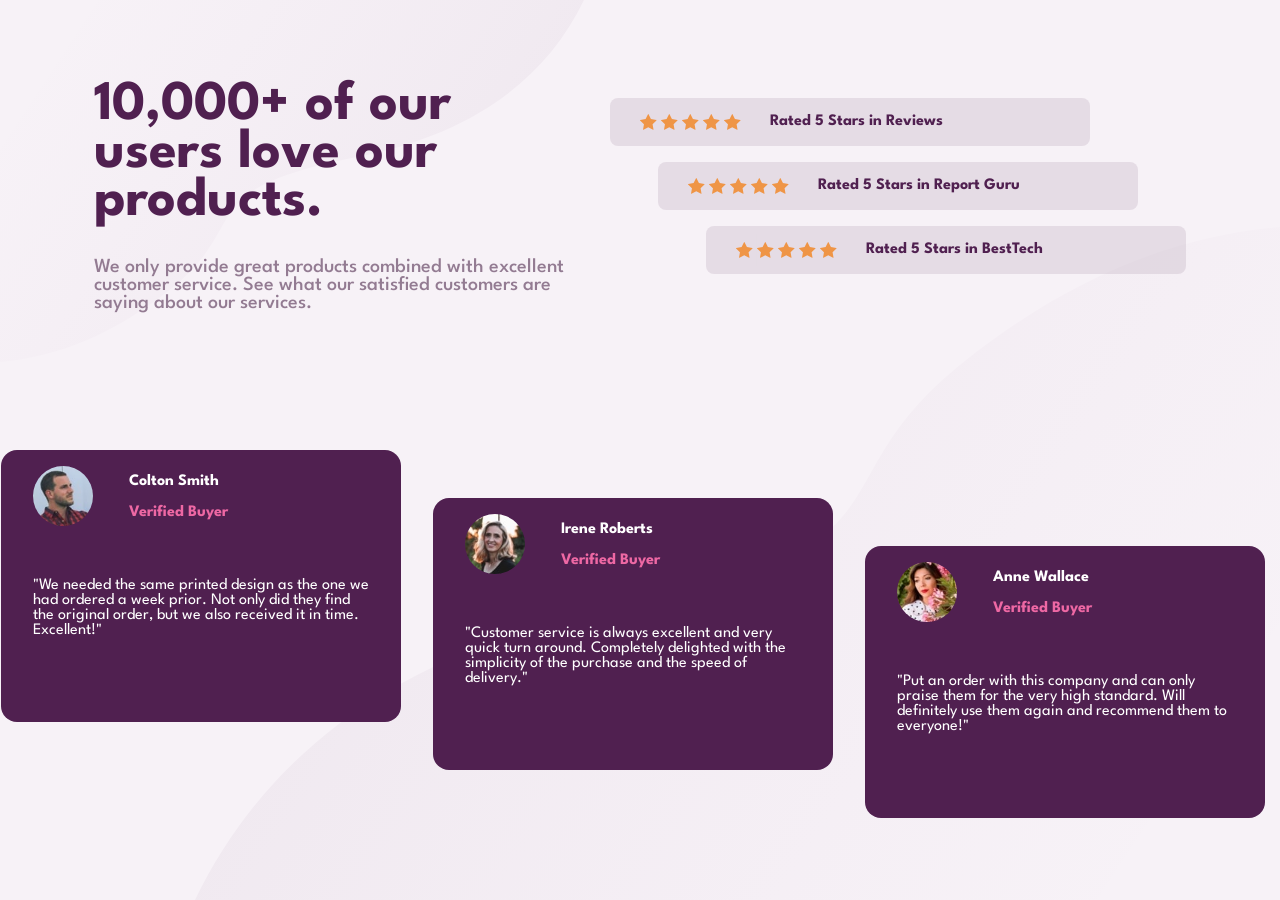
<file: index.html>
<!DOCTYPE html>
<html lang="en">
  <head>
    <meta charset="UTF-8" />
    <meta name="viewport" content="width=device-width, initial-scale=1.0" />
    <!-- displays site properly based on user's device -->

    <link
      rel="icon"
      type="image/png"
      sizes="32x32"
      href="./images/favicon-32x32.png"
    />
    <link rel="stylesheet" href="style.css">

    <title>Frontend Mentor | Social proof section</title>

    <!-- Feel free to remove these styles or customise in your own stylesheet 👍 -->
    <style>
      .attribution {
        font-size: 11px;
        text-align: center;
      }
      .attribution a {
        color: hsl(228, 45%, 44%);
      }
    </style>
  </head>
  <body>
    <div class="page">

      <div class="text">
        <div class="title">10,000+ of our users love our products.</div>
        <div class="desc">
          <p>We only provide great products combined with excellent customer service.
            See what our satisfied customers are saying about our services.</p>
        </div>
      </div>

      <div class="ratings">
        <div class="rating rating-1">
          
            <span class="stars">
              <svg width="17" height="16" xmlns="http://www.w3.org/2000/svg"><path d="M16.539 6.097a.297.297 0 00-.24-.202l-5.36-.779L8.542.26a.296.296 0 00-.53 0L5.613 5.117l-5.36.779a.297.297 0 00-.165.505l3.88 3.78-.917 5.34a.297.297 0 00.43.312l4.795-2.52 4.794 2.52a.296.296 0 00.43-.313l-.916-5.338L16.464 6.4c.08-.08.11-.197.075-.304z" fill="#EF9546" fill-rule="nonzero"/></svg>
              <svg width="17" height="16" xmlns="http://www.w3.org/2000/svg"><path d="M16.539 6.097a.297.297 0 00-.24-.202l-5.36-.779L8.542.26a.296.296 0 00-.53 0L5.613 5.117l-5.36.779a.297.297 0 00-.165.505l3.88 3.78-.917 5.34a.297.297 0 00.43.312l4.795-2.52 4.794 2.52a.296.296 0 00.43-.313l-.916-5.338L16.464 6.4c.08-.08.11-.197.075-.304z" fill="#EF9546" fill-rule="nonzero"/></svg>
              <svg width="17" height="16" xmlns="http://www.w3.org/2000/svg"><path d="M16.539 6.097a.297.297 0 00-.24-.202l-5.36-.779L8.542.26a.296.296 0 00-.53 0L5.613 5.117l-5.36.779a.297.297 0 00-.165.505l3.88 3.78-.917 5.34a.297.297 0 00.43.312l4.795-2.52 4.794 2.52a.296.296 0 00.43-.313l-.916-5.338L16.464 6.4c.08-.08.11-.197.075-.304z" fill="#EF9546" fill-rule="nonzero"/></svg>
              <svg width="17" height="16" xmlns="http://www.w3.org/2000/svg"><path d="M16.539 6.097a.297.297 0 00-.24-.202l-5.36-.779L8.542.26a.296.296 0 00-.53 0L5.613 5.117l-5.36.779a.297.297 0 00-.165.505l3.88 3.78-.917 5.34a.297.297 0 00.43.312l4.795-2.52 4.794 2.52a.296.296 0 00.43-.313l-.916-5.338L16.464 6.4c.08-.08.11-.197.075-.304z" fill="#EF9546" fill-rule="nonzero"/></svg>
              <svg width="17" height="16" xmlns="http://www.w3.org/2000/svg"><path d="M16.539 6.097a.297.297 0 00-.24-.202l-5.36-.779L8.542.26a.296.296 0 00-.53 0L5.613 5.117l-5.36.779a.297.297 0 00-.165.505l3.88 3.78-.917 5.34a.297.297 0 00.43.312l4.795-2.52 4.794 2.52a.296.296 0 00.43-.313l-.916-5.338L16.464 6.4c.08-.08.11-.197.075-.304z" fill="#EF9546" fill-rule="nonzero"/></svg>
            </span>
            <span class="site">
              Rated 5 Stars in Reviews
            </span>
          
        </div>
        <div class="rating rating-2">
          
            <span class="stars">
              <svg width="17" height="16" xmlns="http://www.w3.org/2000/svg"><path d="M16.539 6.097a.297.297 0 00-.24-.202l-5.36-.779L8.542.26a.296.296 0 00-.53 0L5.613 5.117l-5.36.779a.297.297 0 00-.165.505l3.88 3.78-.917 5.34a.297.297 0 00.43.312l4.795-2.52 4.794 2.52a.296.296 0 00.43-.313l-.916-5.338L16.464 6.4c.08-.08.11-.197.075-.304z" fill="#EF9546" fill-rule="nonzero"/></svg>
              <svg width="17" height="16" xmlns="http://www.w3.org/2000/svg"><path d="M16.539 6.097a.297.297 0 00-.24-.202l-5.36-.779L8.542.26a.296.296 0 00-.53 0L5.613 5.117l-5.36.779a.297.297 0 00-.165.505l3.88 3.78-.917 5.34a.297.297 0 00.43.312l4.795-2.52 4.794 2.52a.296.296 0 00.43-.313l-.916-5.338L16.464 6.4c.08-.08.11-.197.075-.304z" fill="#EF9546" fill-rule="nonzero"/></svg>
              <svg width="17" height="16" xmlns="http://www.w3.org/2000/svg"><path d="M16.539 6.097a.297.297 0 00-.24-.202l-5.36-.779L8.542.26a.296.296 0 00-.53 0L5.613 5.117l-5.36.779a.297.297 0 00-.165.505l3.88 3.78-.917 5.34a.297.297 0 00.43.312l4.795-2.52 4.794 2.52a.296.296 0 00.43-.313l-.916-5.338L16.464 6.4c.08-.08.11-.197.075-.304z" fill="#EF9546" fill-rule="nonzero"/></svg>
              <svg width="17" height="16" xmlns="http://www.w3.org/2000/svg"><path d="M16.539 6.097a.297.297 0 00-.24-.202l-5.36-.779L8.542.26a.296.296 0 00-.53 0L5.613 5.117l-5.36.779a.297.297 0 00-.165.505l3.88 3.78-.917 5.34a.297.297 0 00.43.312l4.795-2.52 4.794 2.52a.296.296 0 00.43-.313l-.916-5.338L16.464 6.4c.08-.08.11-.197.075-.304z" fill="#EF9546" fill-rule="nonzero"/></svg>
              <svg width="17" height="16" xmlns="http://www.w3.org/2000/svg"><path d="M16.539 6.097a.297.297 0 00-.24-.202l-5.36-.779L8.542.26a.296.296 0 00-.53 0L5.613 5.117l-5.36.779a.297.297 0 00-.165.505l3.88 3.78-.917 5.34a.297.297 0 00.43.312l4.795-2.52 4.794 2.52a.296.296 0 00.43-.313l-.916-5.338L16.464 6.4c.08-.08.11-.197.075-.304z" fill="#EF9546" fill-rule="nonzero"/></svg>
            </span>
            <span class="site">
              Rated 5 Stars in Report Guru
            </span>
          
        </div>
        <div class="rating rating-3">
          
            <span class="stars">
              <svg width="17" height="16" xmlns="http://www.w3.org/2000/svg"><path d="M16.539 6.097a.297.297 0 00-.24-.202l-5.36-.779L8.542.26a.296.296 0 00-.53 0L5.613 5.117l-5.36.779a.297.297 0 00-.165.505l3.88 3.78-.917 5.34a.297.297 0 00.43.312l4.795-2.52 4.794 2.52a.296.296 0 00.43-.313l-.916-5.338L16.464 6.4c.08-.08.11-.197.075-.304z" fill="#EF9546" fill-rule="nonzero"/></svg>
              <svg width="17" height="16" xmlns="http://www.w3.org/2000/svg"><path d="M16.539 6.097a.297.297 0 00-.24-.202l-5.36-.779L8.542.26a.296.296 0 00-.53 0L5.613 5.117l-5.36.779a.297.297 0 00-.165.505l3.88 3.78-.917 5.34a.297.297 0 00.43.312l4.795-2.52 4.794 2.52a.296.296 0 00.43-.313l-.916-5.338L16.464 6.4c.08-.08.11-.197.075-.304z" fill="#EF9546" fill-rule="nonzero"/></svg>
              <svg width="17" height="16" xmlns="http://www.w3.org/2000/svg"><path d="M16.539 6.097a.297.297 0 00-.24-.202l-5.36-.779L8.542.26a.296.296 0 00-.53 0L5.613 5.117l-5.36.779a.297.297 0 00-.165.505l3.88 3.78-.917 5.34a.297.297 0 00.43.312l4.795-2.52 4.794 2.52a.296.296 0 00.43-.313l-.916-5.338L16.464 6.4c.08-.08.11-.197.075-.304z" fill="#EF9546" fill-rule="nonzero"/></svg>
              <svg width="17" height="16" xmlns="http://www.w3.org/2000/svg"><path d="M16.539 6.097a.297.297 0 00-.24-.202l-5.36-.779L8.542.26a.296.296 0 00-.53 0L5.613 5.117l-5.36.779a.297.297 0 00-.165.505l3.88 3.78-.917 5.34a.297.297 0 00.43.312l4.795-2.52 4.794 2.52a.296.296 0 00.43-.313l-.916-5.338L16.464 6.4c.08-.08.11-.197.075-.304z" fill="#EF9546" fill-rule="nonzero"/></svg>
              <svg width="17" height="16" xmlns="http://www.w3.org/2000/svg"><path d="M16.539 6.097a.297.297 0 00-.24-.202l-5.36-.779L8.542.26a.296.296 0 00-.53 0L5.613 5.117l-5.36.779a.297.297 0 00-.165.505l3.88 3.78-.917 5.34a.297.297 0 00.43.312l4.795-2.52 4.794 2.52a.296.296 0 00.43-.313l-.916-5.338L16.464 6.4c.08-.08.11-.197.075-.304z" fill="#EF9546" fill-rule="nonzero"/></svg>
            </span>
            <span class="site">
              Rated 5 Stars in BestTech
            </span>
          
        </div>
      </div>

      <div class="reviews">

        <div class="review review-1">
          <div class="pfp"><img src="images/image-colton.jpg" 
                                      alt="Colton Image"
                                      width="60px"
                                      height="60px"></div>
          <div class="name"><p>Colton Smith<div class="user-title">Verified Buyer</div></p></div>
          <div class="msg">
            <p> "We needed the same printed design as the one we had ordered a week prior.
              Not only did they find the original order, but we also received it in time.
              Excellent!"</p>
          </div>
        </div>

        <div class="review review-2">
          <div class="pfp"><img src="images/image-irene.jpg" 
                                      alt="Irene Image"
                                      width="60px"
                                      height="60px"></div>
          <div class="name"><p>Irene Roberts<div class="user-title">Verified Buyer</div></p></div>
          <div class="msg">
            <p>"Customer service is always excellent and very quick turn around. Completely
              delighted with the simplicity of the purchase and the speed of delivery."</p>
          </div>
        </div>

        <div class="review review-3">
          <div class="pfp"><img src="images/image-anne.jpg" 
                                      alt="Anne Image"
                                      width="60px"
                                      height="60px"></div>
          <div class="name"><p>Anne Wallace<div class="user-title">Verified Buyer</div></p></div>
          <div class="msg">
            <p>"Put an order with this company and can only praise them for the very high
              standard. Will definitely use them again and recommend them to everyone!"</p>
          </div>
        </div>

      </div>
    </div>

    
    
  
   
    
    
    
    
  
    
    <div class="attribution">
      Challenge by
      <a href="https://www.frontendmentor.io?ref=challenge" target="_blank"
        >Frontend Mentor</a
      >. Coded by <a href="#">Malek Miled</a>.
    </div>
  </body>
</html>
</file>
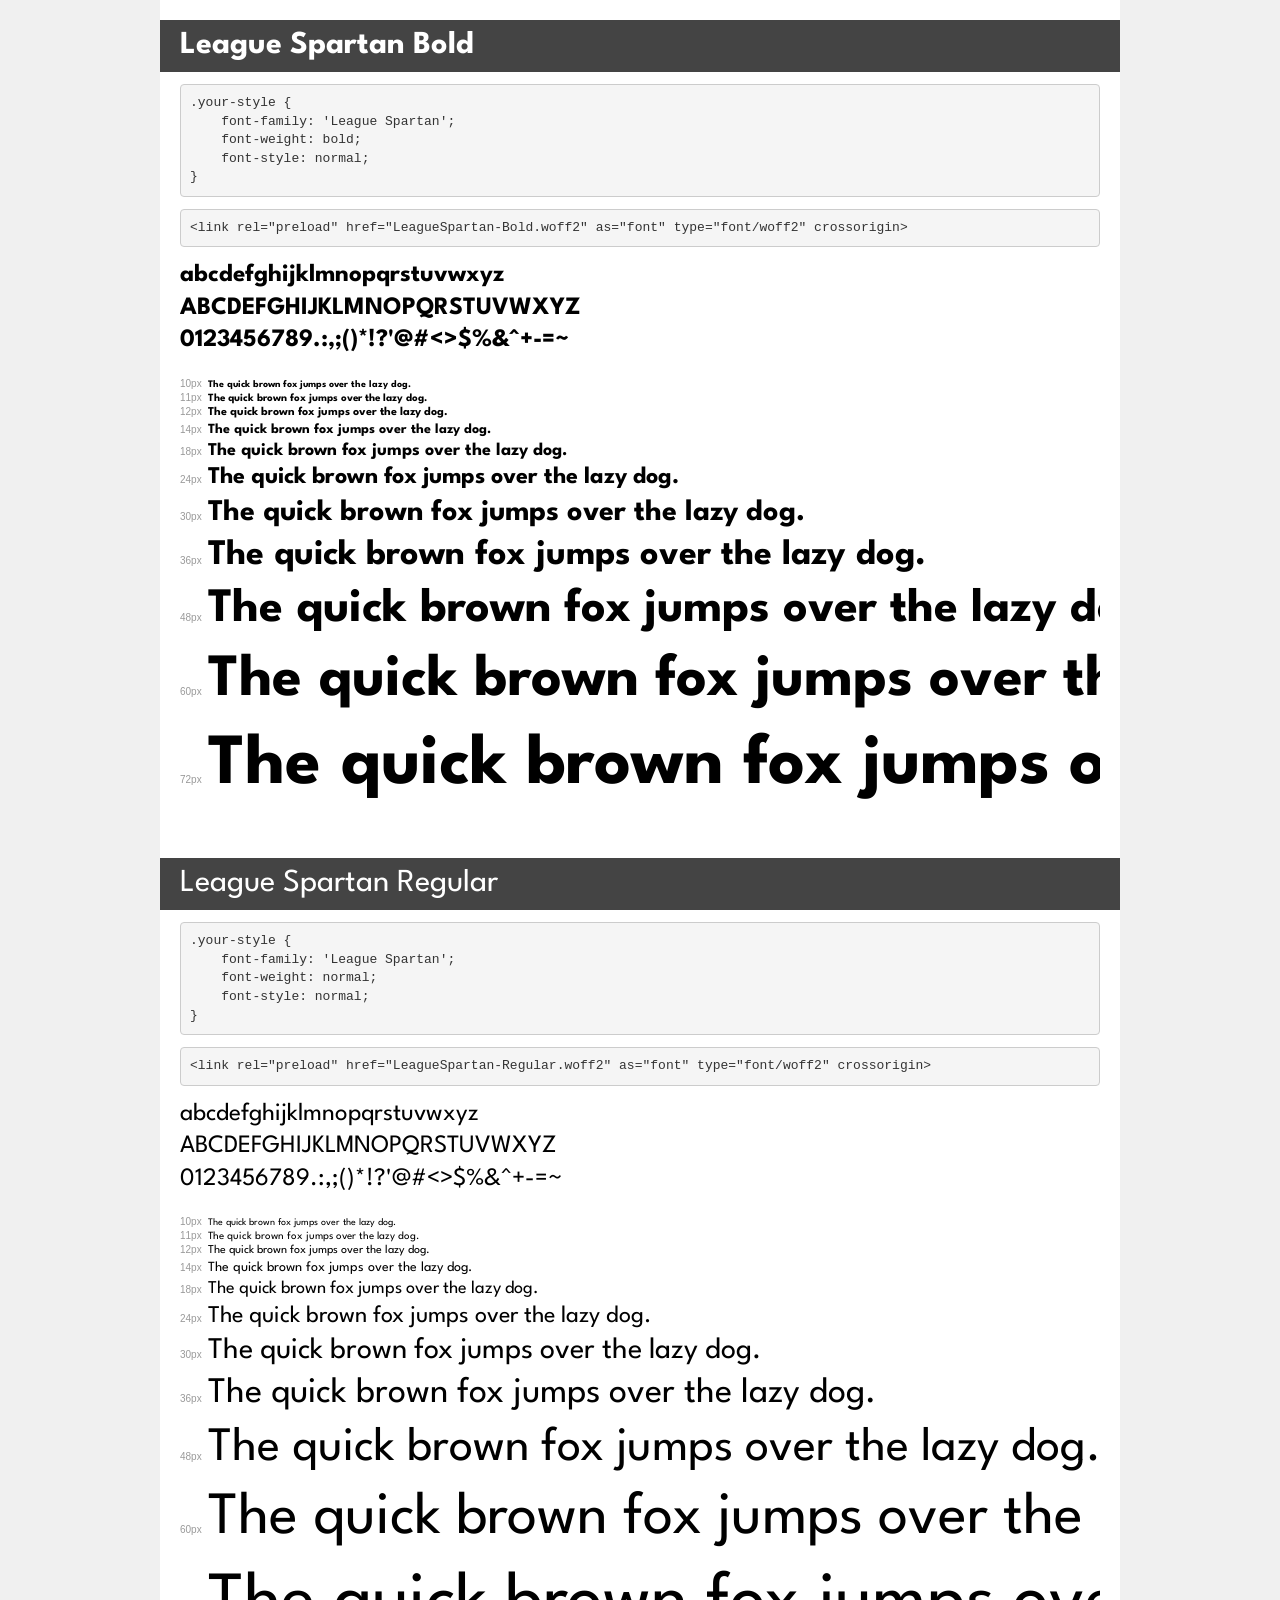
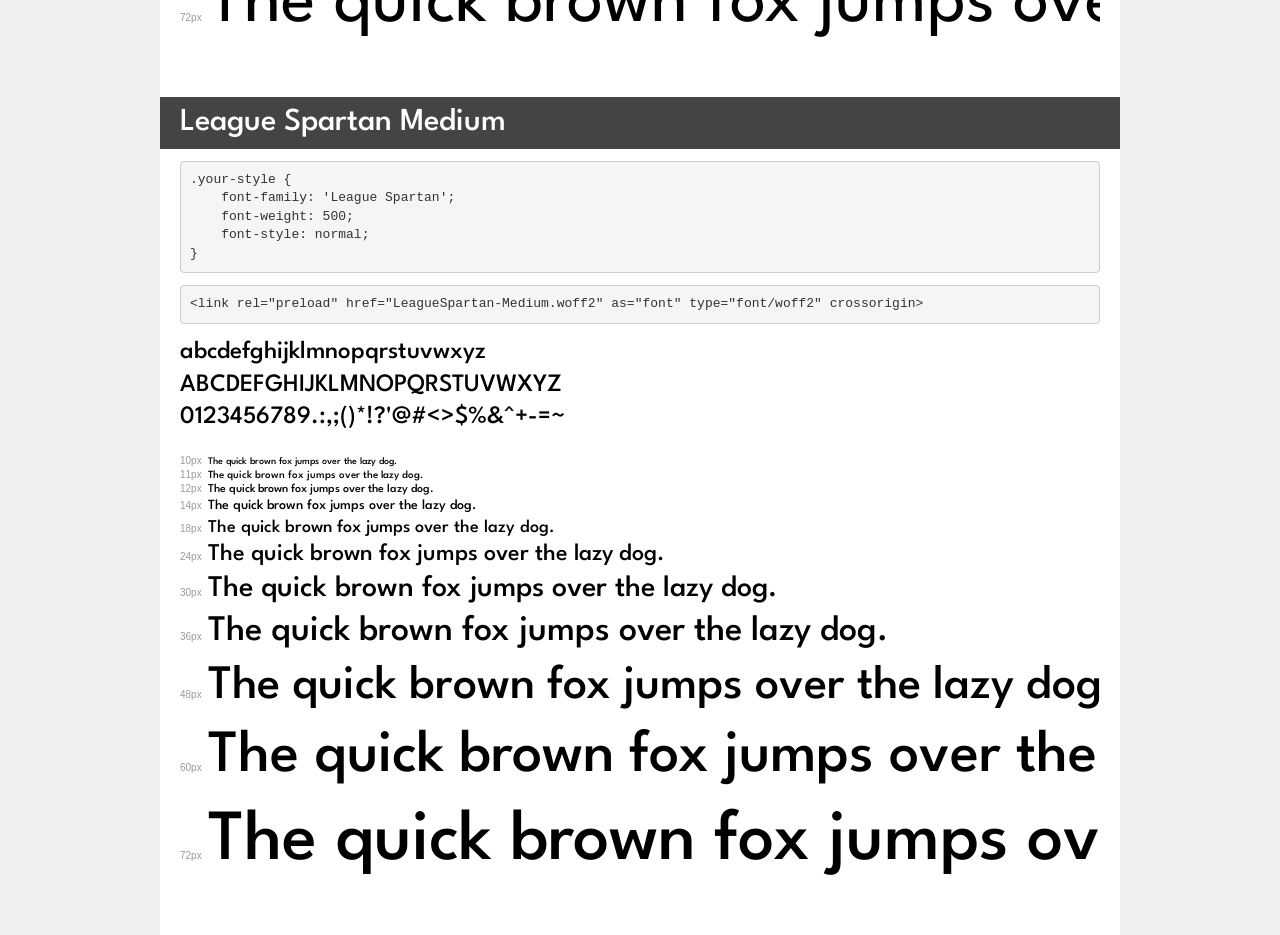
<file: fonts/demo.html>
<!DOCTYPE html>
<html lang="en">
<head>
    <meta charset="utf-8">
    <meta http-equiv="X-UA-Compatible" content="IE=edge">
    <meta name="viewport" content="width=device-width, initial-scale=1">
    <meta name="robots" content="noindex, noarchive">
    <meta name="format-detection" content="telephone=no">
    <title>Transfonter demo</title>
    <link href="stylesheet.css" rel="stylesheet">
    <style>
        /*
        http://meyerweb.com/eric/tools/css/reset/
        v2.0 | 20110126
        License: none (public domain)
        */
        html, body, div, span, applet, object, iframe,
        h1, h2, h3, h4, h5, h6, p, blockquote, pre,
        a, abbr, acronym, address, big, cite, code,
        del, dfn, em, img, ins, kbd, q, s, samp,
        small, strike, strong, sub, sup, tt, var,
        b, u, i, center,
        dl, dt, dd, ol, ul, li,
        fieldset, form, label, legend,
        table, caption, tbody, tfoot, thead, tr, th, td,
        article, aside, canvas, details, embed,
        figure, figcaption, footer, header, hgroup,
        menu, nav, output, ruby, section, summary,
        time, mark, audio, video {
            margin: 0;
            padding: 0;
            border: 0;
            font-size: 100%;
            font: inherit;
            vertical-align: baseline;
        }
        /* HTML5 display-role reset for older browsers */
        article, aside, details, figcaption, figure,
        footer, header, hgroup, menu, nav, section {
            display: block;
        }
        body {
            line-height: 1;
        }
        ol, ul {
            list-style: none;
        }
        blockquote, q {
            quotes: none;
        }
        blockquote:before, blockquote:after,
        q:before, q:after {
            content: '';
            content: none;
        }
        table {
            border-collapse: collapse;
            border-spacing: 0;
        }
        /* demo styles */
        body {
            background: #f0f0f0;
            color: #000;
        }
        .page {
            background: #fff;
            width: 920px;
            margin: 0 auto;
            padding: 20px 20px 0 20px;
            overflow: hidden;
        }
        .font-container {
            overflow-x: auto;
            overflow-y: hidden;
            margin-bottom: 40px;
            line-height: 1.3;
            white-space: nowrap;
            padding-bottom: 5px;
        }
        h1 {
            position: relative;
            background: #444;
            font-size: 32px;
            color: #fff;
            padding: 10px 20px;
            margin: 0 -20px 12px -20px;
        }
        .letters {
            font-size: 25px;
            margin-bottom: 20px;
        }
        .s10:before {
            content: '10px';
        }
        .s11:before {
            content: '11px';
        }
        .s12:before {
            content: '12px';
        }
        .s14:before {
            content: '14px';
        }
        .s18:before {
            content: '18px';
        }
        .s24:before {
            content: '24px';
        }
        .s30:before {
            content: '30px';
        }
        .s36:before {
            content: '36px';
        }
        .s48:before {
            content: '48px';
        }
        .s60:before {
            content: '60px';
        }
        .s72:before {
            content: '72px';
        }
        .s10:before, .s11:before, .s12:before, .s14:before,
        .s18:before, .s24:before, .s30:before, .s36:before,
        .s48:before, .s60:before, .s72:before {
            font-family: Arial, sans-serif;
            font-size: 10px;
            font-weight: normal;
            font-style: normal;
            color: #999;
            padding-right: 6px;
        }
        pre {
            display: block;
            padding: 9px;
            margin: 0 0 12px;
            font-family: Monaco, Menlo, Consolas, "Courier New", monospace;
            font-size: 13px;
            line-height: 1.428571429;
            color: #333;
            font-weight: normal;
            font-style: normal;
            background-color: #f5f5f5;
            border: 1px solid #ccc;
            overflow-x: auto;
            border-radius: 4px;
        }
        /* responsive */
        @media (max-width: 959px) {
            .page {
                width: auto;
                margin: 0;
            }
        }
    </style>
</head>
<body>
<div class="page">
    <div class="demo">
        <h1 style="font-family: 'League Spartan'; font-weight: bold; font-style: normal;">League Spartan Bold</h1>
        <pre title="Usage">.your-style {
    font-family: 'League Spartan';
    font-weight: bold;
    font-style: normal;
}</pre>
        <pre title="Preload (optional)">
&lt;link rel=&quot;preload&quot; href=&quot;LeagueSpartan-Bold.woff2&quot; as=&quot;font&quot; type=&quot;font/woff2&quot; crossorigin&gt;</pre>
        <div class="font-container" style="font-family: 'League Spartan'; font-weight: bold; font-style: normal;">
            <p class="letters">
                abcdefghijklmnopqrstuvwxyz<br>
ABCDEFGHIJKLMNOPQRSTUVWXYZ<br>
                0123456789.:,;()*!?'@#&lt;&gt;$%&^+-=~
            </p>
            <p class="s10" style="font-size: 10px;">The quick brown fox jumps over the lazy dog.</p>
            <p class="s11" style="font-size: 11px;">The quick brown fox jumps over the lazy dog.</p>
            <p class="s12" style="font-size: 12px;">The quick brown fox jumps over the lazy dog.</p>
            <p class="s14" style="font-size: 14px;">The quick brown fox jumps over the lazy dog.</p>
            <p class="s18" style="font-size: 18px;">The quick brown fox jumps over the lazy dog.</p>
            <p class="s24" style="font-size: 24px;">The quick brown fox jumps over the lazy dog.</p>
            <p class="s30" style="font-size: 30px;">The quick brown fox jumps over the lazy dog.</p>
            <p class="s36" style="font-size: 36px;">The quick brown fox jumps over the lazy dog.</p>
            <p class="s48" style="font-size: 48px;">The quick brown fox jumps over the lazy dog.</p>
            <p class="s60" style="font-size: 60px;">The quick brown fox jumps over the lazy dog.</p>
            <p class="s72" style="font-size: 72px;">The quick brown fox jumps over the lazy dog.</p>
        </div>
    </div>

    <div class="demo">
        <h1 style="font-family: 'League Spartan'; font-weight: normal; font-style: normal;">League Spartan Regular</h1>
        <pre title="Usage">.your-style {
    font-family: 'League Spartan';
    font-weight: normal;
    font-style: normal;
}</pre>
        <pre title="Preload (optional)">
&lt;link rel=&quot;preload&quot; href=&quot;LeagueSpartan-Regular.woff2&quot; as=&quot;font&quot; type=&quot;font/woff2&quot; crossorigin&gt;</pre>
        <div class="font-container" style="font-family: 'League Spartan'; font-weight: normal; font-style: normal;">
            <p class="letters">
                abcdefghijklmnopqrstuvwxyz<br>
ABCDEFGHIJKLMNOPQRSTUVWXYZ<br>
                0123456789.:,;()*!?'@#&lt;&gt;$%&^+-=~
            </p>
            <p class="s10" style="font-size: 10px;">The quick brown fox jumps over the lazy dog.</p>
            <p class="s11" style="font-size: 11px;">The quick brown fox jumps over the lazy dog.</p>
            <p class="s12" style="font-size: 12px;">The quick brown fox jumps over the lazy dog.</p>
            <p class="s14" style="font-size: 14px;">The quick brown fox jumps over the lazy dog.</p>
            <p class="s18" style="font-size: 18px;">The quick brown fox jumps over the lazy dog.</p>
            <p class="s24" style="font-size: 24px;">The quick brown fox jumps over the lazy dog.</p>
            <p class="s30" style="font-size: 30px;">The quick brown fox jumps over the lazy dog.</p>
            <p class="s36" style="font-size: 36px;">The quick brown fox jumps over the lazy dog.</p>
            <p class="s48" style="font-size: 48px;">The quick brown fox jumps over the lazy dog.</p>
            <p class="s60" style="font-size: 60px;">The quick brown fox jumps over the lazy dog.</p>
            <p class="s72" style="font-size: 72px;">The quick brown fox jumps over the lazy dog.</p>
        </div>
    </div>

    <div class="demo">
        <h1 style="font-family: 'League Spartan'; font-weight: 500; font-style: normal;">League Spartan Medium</h1>
        <pre title="Usage">.your-style {
    font-family: 'League Spartan';
    font-weight: 500;
    font-style: normal;
}</pre>
        <pre title="Preload (optional)">
&lt;link rel=&quot;preload&quot; href=&quot;LeagueSpartan-Medium.woff2&quot; as=&quot;font&quot; type=&quot;font/woff2&quot; crossorigin&gt;</pre>
        <div class="font-container" style="font-family: 'League Spartan'; font-weight: 500; font-style: normal;">
            <p class="letters">
                abcdefghijklmnopqrstuvwxyz<br>
ABCDEFGHIJKLMNOPQRSTUVWXYZ<br>
                0123456789.:,;()*!?'@#&lt;&gt;$%&^+-=~
            </p>
            <p class="s10" style="font-size: 10px;">The quick brown fox jumps over the lazy dog.</p>
            <p class="s11" style="font-size: 11px;">The quick brown fox jumps over the lazy dog.</p>
            <p class="s12" style="font-size: 12px;">The quick brown fox jumps over the lazy dog.</p>
            <p class="s14" style="font-size: 14px;">The quick brown fox jumps over the lazy dog.</p>
            <p class="s18" style="font-size: 18px;">The quick brown fox jumps over the lazy dog.</p>
            <p class="s24" style="font-size: 24px;">The quick brown fox jumps over the lazy dog.</p>
            <p class="s30" style="font-size: 30px;">The quick brown fox jumps over the lazy dog.</p>
            <p class="s36" style="font-size: 36px;">The quick brown fox jumps over the lazy dog.</p>
            <p class="s48" style="font-size: 48px;">The quick brown fox jumps over the lazy dog.</p>
            <p class="s60" style="font-size: 60px;">The quick brown fox jumps over the lazy dog.</p>
            <p class="s72" style="font-size: 72px;">The quick brown fox jumps over the lazy dog.</p>
        </div>
    </div>

</div>
</body>
</html>
</file>
<file: style.css>
@font-face {
    font-family: 'LeagueSpartan';
    font-weight:400;
    src: url('fonts/LeagueSpartan-Regular.woff2') format('woff2'),
         url('fonts/LeagueSpartan-Regular.woff') format('woff');
}
@font-face {
    font-family: 'LeagueSpartan';
    font-weight:500;
    src: url('fonts/LeagueSpartan-Medium.woff2') format('woff2'),
         url('fonts/LeagueSpartan-Medium.woff') format('woff');
}
@font-face {
    font-family: 'LeagueSpartan';
    font-weight:700;
    src: url('fonts/LeagueSpartan-Bold.woff2') format('woff2'),
         url('fonts/LeagueSpartan-Bold.woff') format('woff');
}

.attribution {
    display: none;
}
body {
    background-color: hsl(300, 24%, 96%);
    font-family: LeagueSpartan;
    font-weight: 400;
    font-size: 1rem;
}

body {
    background-image: url('images/bg-pattern-top-desktop.svg'),
                      url('images/bg-pattern-bottom-desktop.svg');
    background-repeat: no-repeat;
    background-attachment: fixed;
    background-position: top left, 
                         bottom right;

}  
/*
.page {
    position: absolute;
    top: 50%;
    left: 50%;
    transform: translate(-50%, -50%);
}
*/

html, body {
    height: 100%;
    margin: 0   ;
  }
  
  .page {
    position: absolute;
    top: 50%;
    left: 50%;
    transform: translate(-50%, -50%);
  }
  
.page {
    display: grid;
    grid-template-columns:1fr 1.5fr ;
    grid-template-rows: 1fr 1fr;
    grid-template-areas: 
    'text ratings'
    'reviews reviews';
}

.text {
    grid-area: text;
    font-size: 1.25rem;
}
.title {
    font-weight: 700;
    font-size: 3.5rem;
    line-height: 3rem;
    width: 15ch;
    color: hsl(300, 43%, 22%);
}
.desc {
    font-weight: 500;
    color: hsl(303, 10%, 53%);
    width: 43ch;
    margin-top: 2rem;
}

.ratings {
    grid-area: ratings;

    display: grid;
    grid-template-rows: repeat(3,4rem);
    grid-template-areas: 
    'line-1'
    'line-2'
    'line-3';

    font-weight: 700;
    color: hsl(300, 43%, 22%);

    height: 20rem;
}
.rating {
    display: grid;
    grid-template-columns: 1fr 2fr;
    grid-template-areas:
    'stars site';
    text-align: center;
    padding-top: 1rem;
    width: 30rem;
    background-color: hsla(303, 11%, 60%, 0.219);
    border-radius: 0.5rem;
    margin-top: 1rem;
}
.site {
    text-align: left;
}

.rating-1{
    grid-area: line-1;
}
.rating-2{
    grid-area: line-2;
    margin-left: 3rem;
}
.rating-3{
    grid-area: line-3;
    margin-left: 6rem;

}

.rating .stars {
    grid-area: stars;
}
.rating .site {
    grid-area: site;
}


.reviews {
    grid-area: reviews;
    display: grid;
    grid-template-columns: repeat(3,1fr);
}
.reviews{
    position: relative;
    right: 10%;
}
.review {
    display: grid;
    grid-template-columns: 5rem 20rem  ;
    grid-template-rows: 1fr 2fr;
    grid-template-areas: 
    'pfp name'
    'msg msg';

    margin-left: 1rem;
    margin-right: 1rem;
    color: white;
    background-color: hsl(300, 43%, 22%);
    border-radius: 1rem;

    height: 17rem;
}
.review .name {
    grid-area: name;
    font-weight: 700;
    margin: 0.5rem 3rem;
}
.review .user-title {
    color: hsl(333, 80%, 67%);
}
.review .pfp {
    grid-area: pfp;
    margin: 1rem 2rem;
}
.review .pfp img {
    border-radius: 50%;
}
.review .msg {
    grid-area: msg;
    margin: 1rem 2rem;
}

.review-2 {
    margin-top: 3rem;
}

.review-3 {
    margin-top: 6rem;
}

@media (max-width: 767px) {
   .page {
        position: relative;
        top: 30rem;
        display: grid;
        grid-template-rows: 20rem 20rem 20rem;
        grid-template-columns:100%;
        grid-template-areas:
        'mobile-header'
        'mobile-ratings'
        'reviews';
    }

    .body {
        background-image: url('images/bg-pattern-top-mobile.svg'),
                          url('images/bg-pattern-bottom-mobile.svg');
        background-repeat: no-repeat;
        background-attachment: fixed;
        background-position: top left, 
                             bottom right;
    }

    .text {
        grid-area: mobile-header;
        text-align: center;
        margin:auto
    }
    .ratings {
        grid-area: mobile-ratings;
        margin: auto;
    }

    .reviews {
        grid-area: reviews;
        display: flex;
        flex-wrap: wrap;
    }
    .reviews{
        position: relative;
        left: 4%;
    }
    .review {
        margin:auto;
        margin-top: 1rem;
        margin-bottom: 1rem;
    }
    
}
</file>
<file: fonts/stylesheet.css>
@font-face {
    font-family: 'League Spartan';
    src: url('LeagueSpartan-Bold.woff2') format('woff2'),
        url('LeagueSpartan-Bold.woff') format('woff');
    font-weight: bold;
    font-style: normal;
    font-display: swap;
}

@font-face {
    font-family: 'League Spartan';
    src: url('LeagueSpartan-Regular.woff2') format('woff2'),
        url('LeagueSpartan-Regular.woff') format('woff');
    font-weight: normal;
    font-style: normal;
    font-display: swap;
}

@font-face {
    font-family: 'League Spartan';
    src: url('LeagueSpartan-Medium.woff2') format('woff2'),
        url('LeagueSpartan-Medium.woff') format('woff');
    font-weight: 500;
    font-style: normal;
    font-display: swap;
}
</file>
